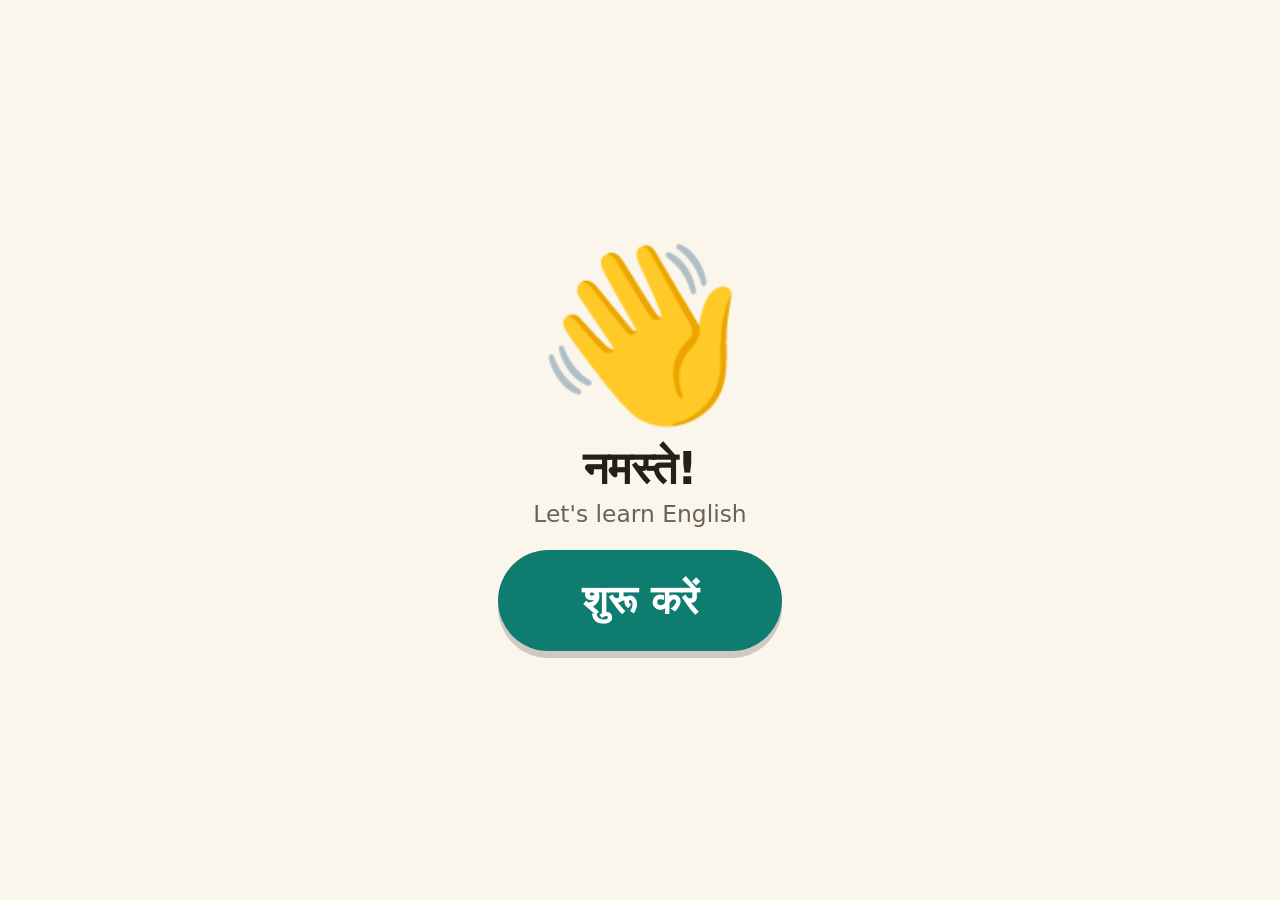
<file: index.html>
<!DOCTYPE html>
<html lang="en">
<head>
<meta charset="utf-8">
<meta name="viewport" content="width=device-width, initial-scale=1, maximum-scale=1, user-scalable=no, viewport-fit=cover">
<title>My English</title>
<meta name="description" content="A quiet, offline, ad-free way to learn English from Hindi.">
<meta name="theme-color" content="#0e7c6f">
<meta name="mobile-web-app-capable" content="yes">
<meta name="apple-mobile-web-app-capable" content="yes">
<meta name="apple-mobile-web-app-status-bar-style" content="default">
<meta name="apple-mobile-web-app-title" content="English">
<link rel="manifest" href="./manifest.webmanifest">
<link rel="icon" href="./icons/icon.svg" type="image/svg+xml">
<link rel="apple-touch-icon" href="./icons/icon-192.png">
<link rel="stylesheet" href="./css/app.css">
</head>
<body>
<div id="root"></div>
<script type="module" src="./js/app.js"></script>
</body>
</html>
</file>
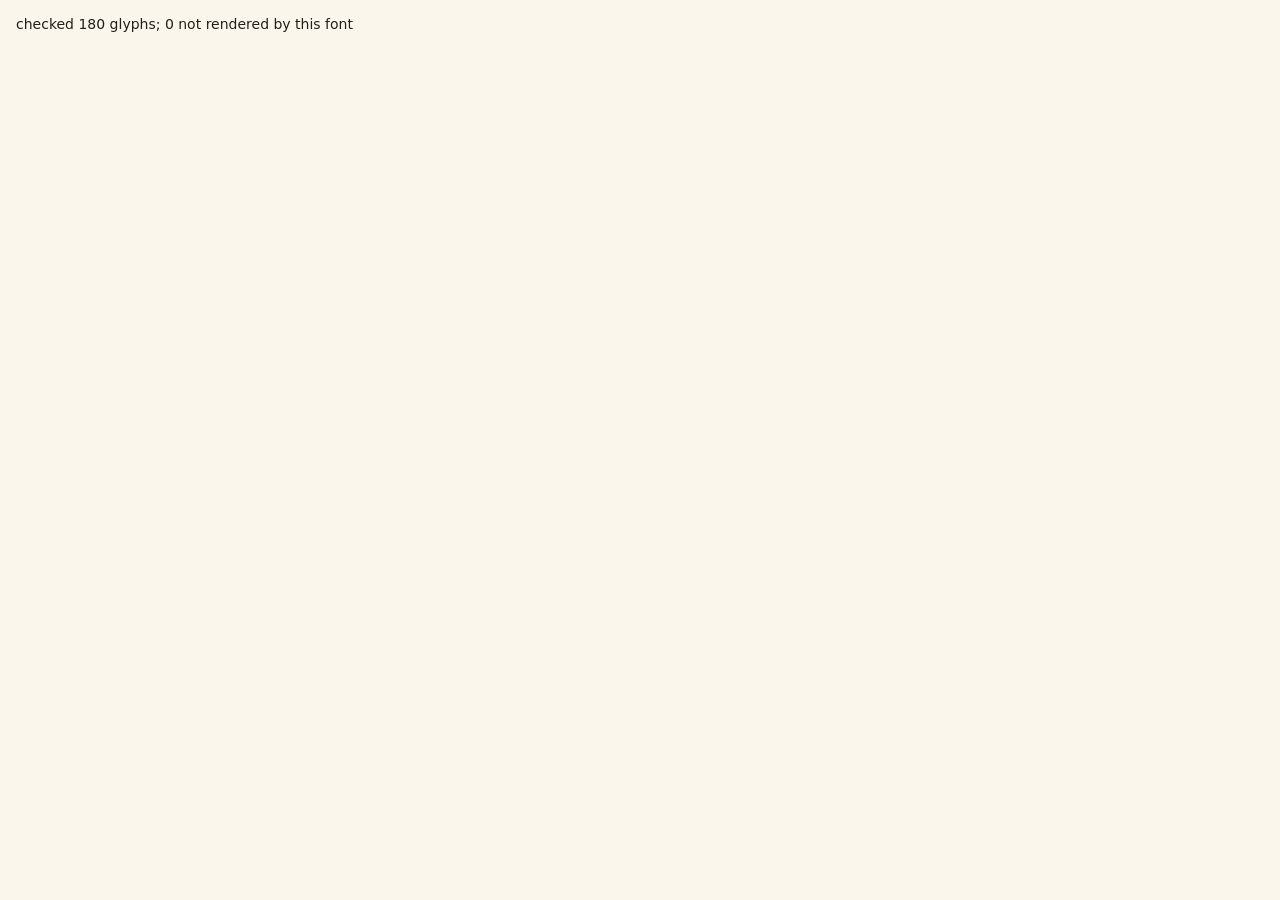
<file: tools/emoji-check.html>
<!DOCTYPE html>
<html lang="en"><head>
<meta charset="utf-8">
<title>Emoji coverage check</title>
<link rel="stylesheet" href="../css/app.css">
</head>
<body>
<div id="root" style="padding:16px;font:14px system-ui"></div>
<script type="module">
// Which glyphs actually render on THIS machine.
//
// The app is aimed at Windows 10, whose Segoe UI Emoji stops at Emoji 13, and
// at older Android. A glyph the font does not have renders as a "tofu" box -
// visible to a user, invisible to any test that only reads textContent. This
// draws every glyph the app can show and compares it against a codepoint no
// font defines; identical pixels mean nothing was drawn.
import { WORDS, PHRASES, CATEGORIES } from '../js/data.js';
import { buildSentences } from '../js/sentences.js';

const cv = document.createElement('canvas');
cv.width = 64; cv.height = 64;
const ctx = cv.getContext('2d', { willReadFrequently: true });
const FONT = '40px "Segoe UI Emoji","Apple Color Emoji","Noto Color Emoji",sans-serif';

function bitmap(text) {
  ctx.clearRect(0, 0, 64, 64);
  ctx.font = FONT;
  ctx.textBaseline = 'top';
  ctx.fillText(text, 4, 4);
  return ctx.getImageData(0, 0, 64, 64).data.join(',');
}

// U+10FFFF is a noncharacter: no font has a glyph, so this is what tofu looks like
const TOFU = bitmap(String.fromCodePoint(0x10FFFF));
const BLANK = bitmap(' ');

function supported(glyph) {
  const b = bitmap(glyph);
  return b !== TOFU && b !== BLANK;
}

// every glyph the app can put on screen
const glyphs = new Map();
const add = (g, where) => {
  if (!g) return;
  for (const ch of splitGlyphs(g)) {
    if (!glyphs.has(ch)) glyphs.set(ch, new Set());
    glyphs.get(ch).add(where);
  }
};
function splitGlyphs(s) {
  // keep ZWJ sequences and variation selectors together
  if (typeof Intl !== 'undefined' && Intl.Segmenter) {
    return [...new Intl.Segmenter().segment(s)].map((x) => x.segment);
  }
  return [...s];
}

for (const w of WORDS) add(w.emoji, `word ${w.id}`);
for (const c of CATEGORIES) add(c.emoji, `topic ${c.id}`);
for (const s of buildSentences(WORDS, { level: 6 })) add(s.icon, `sentence ${s.template}`);
// interface glyphs, gathered by hand from app.js
for (const g of ['🏠','⭐','🎉','✅','👋','🔊','👁️','🖼️','👂','🔤','💬','🗣️','💰',
                 '⏪','🔁','▶️','⏩','❌','❓','👨','👩','🤲','❤️','👉','🍽️','🥤','👀',
                 '👕','🧼','💵','🔓','🔒','🚶','🏃','→']) add(g, 'interface');

const missing = [];
for (const [g, where] of glyphs) {
  if (!supported(g)) missing.push({ g, cp: [...g].map((c) => 'U+' + c.codePointAt(0).toString(16).toUpperCase()).join(' '), where: [...where].slice(0, 3) });
}

window.report = () => ({
  font: FONT,
  checked: glyphs.size,
  missing: missing.map((m) => `${m.g} (${m.cp}) - ${m.where.join(', ')}`)
});

document.getElementById('root').textContent =
  `checked ${glyphs.size} glyphs; ${missing.length} not rendered by this font`;
</script>
</body></html>
</file>
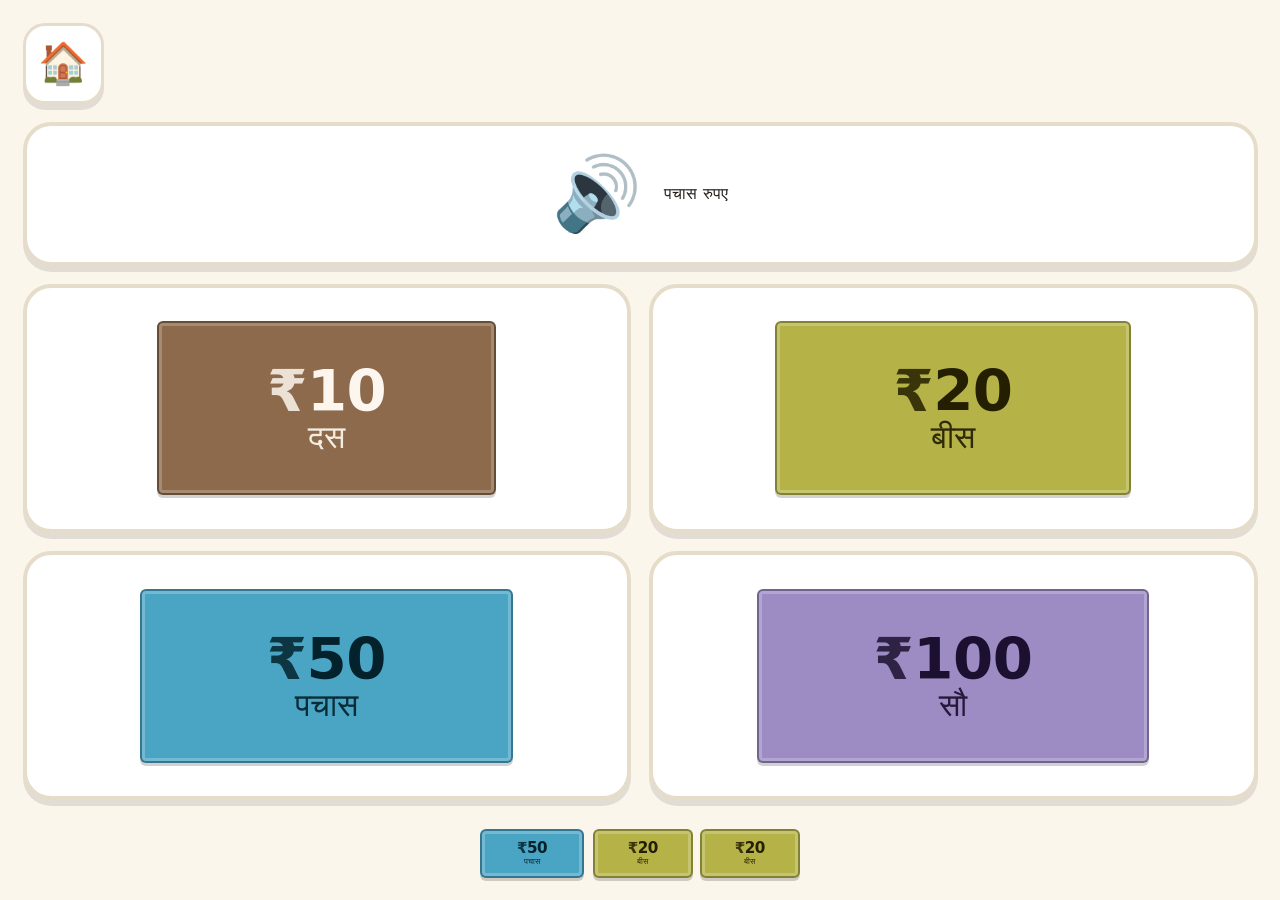
<file: tools/note-check.html>
<!DOCTYPE html>
<html lang="en"><head>
<meta charset="utf-8">
<meta name="viewport" content="width=device-width, initial-scale=1">
<title>Note layout check</title>
<link rel="stylesheet" href="../css/app.css">
</head>
<body>
<div id="root"></div>
<script type="module">
// A layout harness, not part of the app: it renders the money pictures in the
// exact DOM the quiz builds so their size can be measured against their tile
// without playing through a transaction to reach one.
import { NOTES, tender, hindiValue } from '../js/notes.js';

const el = (tag, props = {}, ...kids) => {
  const n = document.createElement(tag);
  for (const [k, v] of Object.entries(props)) {
    if (k === 'class') n.className = v; else if (k === 'text') n.textContent = v;
    else n.setAttribute(k, v);
  }
  for (const k of kids.flat()) if (k != null) n.append(k.nodeType ? k : document.createTextNode(String(k)));
  return n;
};

function noteNode(value, size) {
  const d = NOTES.find((n) => n.value === value);
  return el('div', {
    class: `rnote ${size === 'ico' ? 'rnote-ico' : 'rnote-pic'}`,
    style: `--bg:${d.bg};--ink:${d.ink};--mm:${d.mm};aspect-ratio:${d.mm}/63`
  },
    el('div', { class: 'rnote-val' }, el('span', { class: 'rnote-rupee', text: '\u20b9' }), String(value)),
    el('div', { class: 'rnote-hi hi', text: hindiValue(value) })
  );
}
function coinNode(value, size) {
  return el('div', { class: `rcoin ${size === 'ico' ? 'rcoin-ico' : 'rcoin-pic'}` },
    el('span', { class: 'rcoin-val', text: `\u20b9${value}` }));
}

const n = Number(new URLSearchParams(location.search).get('n') || 4);
const values = [10, 20, 50, 100, 200, 500].slice(0, n);

const screen = el('div', { class: 'screen' },
  el('div', { class: 'topbar' }, el('button', { class: 'home-btn emoji' }, '\u{1f3e0}')),
  el('div', { class: 'prompt' },
    el('div', { class: 'speaker emoji', text: '\u{1f50a}' }),
    el('div', { class: 'ask-hi hi', text: '\u092a\u091a\u093e\u0938 \u0930\u0941\u092a\u090f' })
  ),
  el('div', { class: `choices n${n} note-choices` },
    values.map((v) => el('button', { class: 'choice' }, noteNode(v, 'pic')))
  )
);
document.getElementById('root').append(screen);

// the tender strip, on the worst case the money mode can produce
const strip = el('div', { class: 'tender' });
for (const p of tender(Number(new URLSearchParams(location.search).get('t') || 90))) {
  strip.append(p.kind === 'note' ? noteNode(p.value, 'ico') : coinNode(p.value, 'ico'));
}
screen.append(strip);

window.measure = () => ({
  view: `${innerWidth}x${innerHeight}`,
  notes: [...document.querySelectorAll('.choice')].map((t) => {
    const nr = t.querySelector('.rnote').getBoundingClientRect();
    const tr = t.getBoundingClientRect();
    return {
      v: t.textContent.trim(),
      w: Math.round(nr.width), tileW: Math.round(tr.width),
      h: Math.round(nr.height), tileH: Math.round(tr.height),
      clipped: nr.width > tr.width + 1 || nr.height > tr.height + 1,
      // the failure that hid behind overflow:hidden - the words are taller
      // than the note they are printed on
      textClipped: t.querySelector('.rnote')
        ? t.querySelector('.rnote').scrollHeight - t.querySelector('.rnote').clientHeight
        : 0
    };
  }),
  tender: {
    pieces: strip.children.length,
    overflowsX: strip.scrollWidth > strip.clientWidth + 1,
    widths: [...strip.children].map((c) => Math.round(c.getBoundingClientRect().width))
  },
  bodyOverflowX: document.body.scrollWidth - innerWidth,
  bodyOverflowY: document.body.scrollHeight - innerHeight
});
</script>
</body></html>
</file>
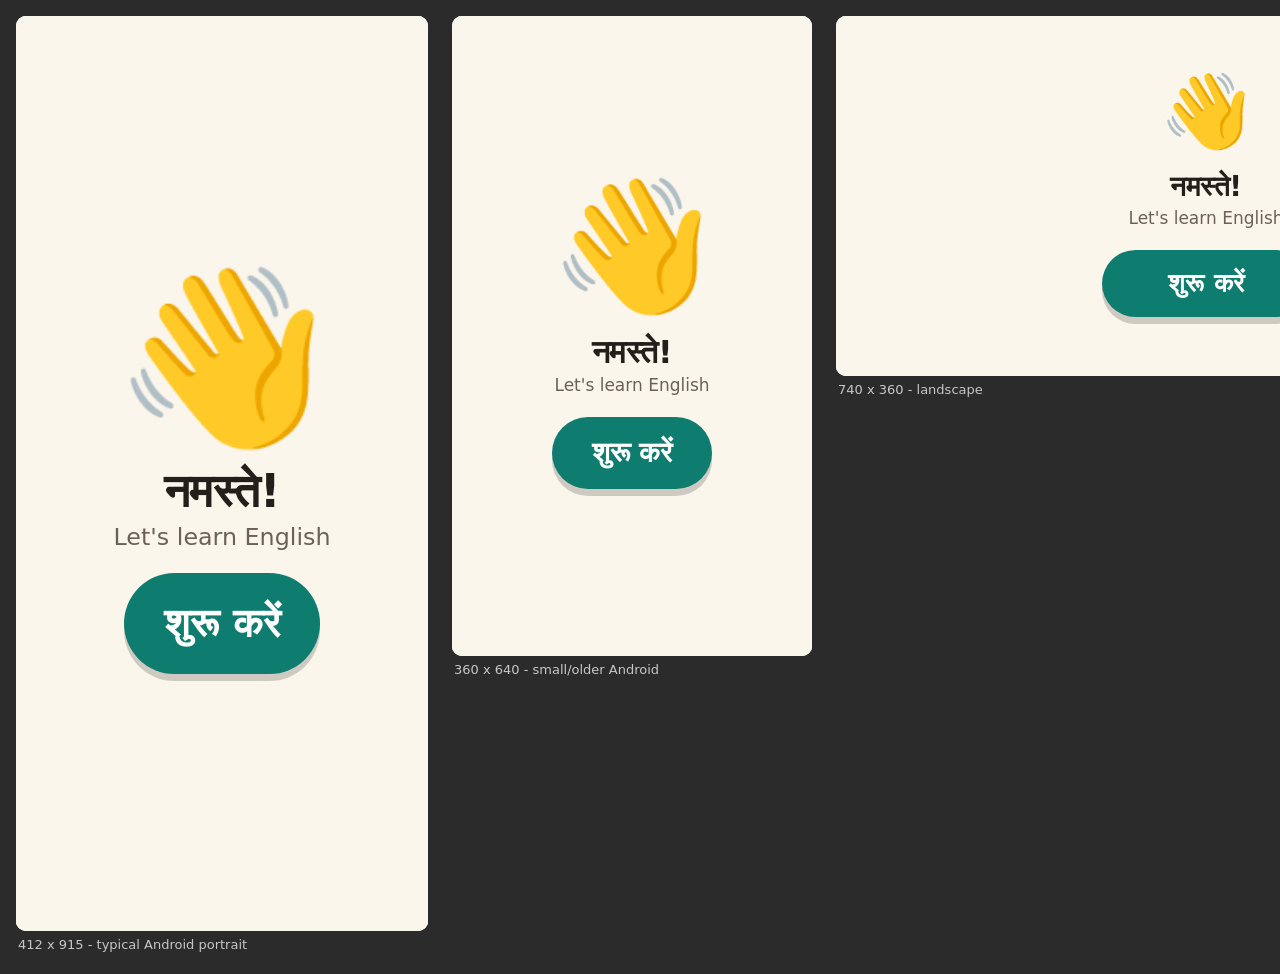
<file: tools/phone-preview.html>
<!DOCTYPE html>
<html lang="en">
<head>
<meta charset="utf-8">
<title>Phone preview</title>
<style>
  body { margin: 0; font: 13px system-ui, sans-serif; background: #2b2b2b; color: #eee;
         display: flex; gap: 24px; padding: 16px; align-items: flex-start; }
  figure { margin: 0; }
  figcaption { padding: 6px 2px; opacity: .8; }
  iframe { border: 0; background: #fff; border-radius: 10px; display: block; }
</style>
</head>
<body>
  <!--
    Dev-only. Inside an iframe, vh/vw/dvh resolve against the frame, so this is
    a real test of the layout at phone dimensions rather than a scaled picture.
    It does NOT test touch, device pixel ratio, system gesture bars or the
    device's speech voices - only the real handset can.
  -->
  <figure>
    <iframe src="../index.html?nosw" width="412" height="915"></iframe>
    <figcaption>412 x 915 - typical Android portrait</figcaption>
  </figure>
  <figure>
    <iframe src="../index.html?nosw" width="360" height="640"></iframe>
    <figcaption>360 x 640 - small/older Android</figcaption>
  </figure>
  <figure>
    <iframe src="../index.html?nosw" width="740" height="360"></iframe>
    <figcaption>740 x 360 - landscape</figcaption>
  </figure>
</body>
</html>
</file>
<file: css/app.css>
/* ---------------------------------------------------------------------------
   My English - app styles.
   Design rules that everything below serves:
     - one screen, one job, one obvious action
     - nothing tappable that is not part of the lesson
     - large targets (nothing under 72px), calm colours, no flashing
     - no scrolling on learner screens; nothing can be swiped away by accident
--------------------------------------------------------------------------- */

:root {
  --bg: #fbf6ec;
  --surface: #ffffff;
  --ink: #241f1a;
  --ink-soft: #6b6157;
  --line: #e6dcca;

  --teal: #0e7c6f;
  --teal-dark: #0a5d53;
  --amber: #e08a2e;
  --plum: #7a4fa3;
  --rose: #c8496b;
  --green: #2f9e50;

  --radius: 28px;
  --shadow: 0 6px 0 rgba(0, 0, 0, 0.10);
  --font: 'Segoe UI', system-ui, -apple-system, 'Noto Sans', sans-serif;
  --font-hi: 'Nirmala UI', 'Noto Sans Devanagari', 'Mangal', var(--font);
  --font-emoji: 'Segoe UI Emoji', 'Noto Color Emoji', 'Apple Color Emoji', sans-serif;
}

* {
  box-sizing: border-box;
  -webkit-tap-highlight-color: transparent;
}

html,
body {
  margin: 0;
  padding: 0;
  height: 100%;
  overflow: hidden;
  overscroll-behavior: none;
  background: var(--bg);
  color: var(--ink);
  font-family: var(--font);
  /* Nothing on a learner screen should be selectable, draggable or zoomable. */
  user-select: none;
  -webkit-user-select: none;
  -webkit-touch-callout: none;
  touch-action: manipulation;
}

#root {
  height: 100dvh;
  width: 100vw;
  display: flex;
  flex-direction: column;
  padding: env(safe-area-inset-top) env(safe-area-inset-right)
           env(safe-area-inset-bottom) env(safe-area-inset-left);
}

button {
  font-family: inherit;
  border: none;
  background: none;
  color: inherit;
  cursor: pointer;
  padding: 0;
}

.emoji {
  font-family: var(--font-emoji);
  line-height: 1;
}

.hi {
  font-family: var(--font-hi);
}

/* --- screen shell -------------------------------------------------------- */

.screen {
  flex: 1;
  min-height: 0;
  display: flex;
  flex-direction: column;
  gap: clamp(10px, 2vh, 20px);
  padding: clamp(12px, 2.5vh, 24px);
}

.topbar {
  display: flex;
  align-items: center;
  gap: 14px;
  flex: 0 0 auto;
}

.home-btn {
  width: clamp(64px, 9vh, 88px);
  height: clamp(64px, 9vh, 88px);
  flex: 0 0 auto;
  border-radius: 22px;
  background: var(--surface);
  border: 3px solid var(--line);
  box-shadow: var(--shadow);
  display: grid;
  place-items: center;
  font-size: clamp(30px, 4.5vh, 42px);
  transition: transform 0.08s ease;
}

.home-btn:active {
  transform: translateY(4px);
  box-shadow: 0 2px 0 rgba(0, 0, 0, 0.1);
}

/* Star strip: pure feedback, never interactive, never a way to lose. */
.stars {
  flex: 1;
  display: flex;
  gap: clamp(4px, 1vw, 10px);
  align-items: center;
  justify-content: flex-end;
  pointer-events: none;
  min-width: 0;
  overflow: hidden;
  /* Ten stars plus the home button must fit the narrowest phone, so the width
     of the screen caps the size as well as its height. */
  font-size: min(clamp(18px, 3.4vh, 34px), 4.2vw);
}

.stars span {
  opacity: 0.22;
  transition: opacity 0.25s ease, transform 0.25s ease;
}

.stars span.on {
  opacity: 1;
  transform: scale(1.12);
}

/* --- home ---------------------------------------------------------------- */

.home {
  justify-content: center;
  gap: clamp(14px, 3vh, 28px);
}

.home-title {
  text-align: center;
  flex: 0 0 auto;
}

.home-title .big {
  font-size: clamp(28px, 5vh, 46px);
  font-weight: 800;
  letter-spacing: -0.5px;
}

.home-title .sub {
  font-size: clamp(17px, 2.6vh, 24px);
  color: var(--ink-soft);
  margin-top: 4px;
}

.tiles {
  flex: 1;
  min-height: 0;
  display: grid;
  grid-template-columns: 1fr 1fr;
  gap: clamp(12px, 2.4vh, 22px);
}

.tile {
  border-radius: var(--radius);
  color: #fff;
  display: flex;
  flex-direction: column;
  align-items: center;
  justify-content: center;
  gap: clamp(4px, 1.2vh, 12px);
  box-shadow: 0 7px 0 rgba(0, 0, 0, 0.16);
  transition: transform 0.08s ease, box-shadow 0.08s ease;
  padding: 10px;
  min-height: 108px;
}

.tile:active {
  transform: translateY(5px);
  box-shadow: 0 2px 0 rgba(0, 0, 0, 0.16);
}

.tile .ico {
  font-size: clamp(38px, 8vh, 76px);
}

.tile .lab-hi {
  font-family: var(--font-hi);
  font-size: clamp(20px, 3.4vh, 34px);
  font-weight: 700;
}

.tile .lab-en {
  font-size: clamp(13px, 1.9vh, 19px);
  opacity: 0.9;
  letter-spacing: 0.4px;
}

.t-words   { background: var(--teal); }
.t-listen  { background: var(--amber); }
.t-read    { background: var(--plum); }
.t-phrases { background: var(--rose); }
.t-sentences { background: var(--teal-dark); }
.t-money { background: #8a5a2b; }

/* An odd number of tiles would leave a hole, so the last one spans instead. */
.tiles .tile:last-child:nth-child(odd) { grid-column: 1 / -1; }

/* The written-down corner code. Inert by design: pointer-events off means it
   can never open the panel by being tapped, and never eats a corner tap that
   lands on top of it. */
.hint {
  flex: 0 0 auto;
  text-align: center;
  pointer-events: none;
  user-select: none;
  -webkit-user-select: none;
  color: var(--ink-soft);
  opacity: 0.62;
  line-height: 1.35;
  padding: 0 6px;
}

.hint-label {
  font-size: clamp(10px, 1.4vh, 12px);
  font-weight: 700;
  letter-spacing: 0.8px;
  text-transform: uppercase;
}

.hint-steps {
  font-size: clamp(11px, 1.5vh, 13px);
}

.hint-steps b {
  font-weight: 600;
  white-space: nowrap;
}

/* Invisible caregiver corners. No hover, no cursor, no visual trace: a stray
   tap here must produce nothing at all. */
.corner {
  position: fixed;
  width: 60px;
  height: 60px;
  z-index: 40;
  background: transparent;
  cursor: default;
}

/* The bottom two must clear the system gesture strip on Android, which would
   otherwise swallow the tap - but they are STRETCHED down to the real edge
   rather than lifted off it. Lifting them left a 24px dead strip along the
   bottom of the screen, and on a desktop that is exactly where the pointer
   goes: a mouse is aimed at the corner itself, which is an infinitely large
   target, so the click landed on the page and silently reset the sequence.
   A finger taps approximately and lands inside the box, which is why this only
   ever failed with a mouse.

   Extending downward costs nothing on Android: the gesture bar still takes the
   taps inside its own strip, and everything above it lands as before. */
.corner { bottom: auto; }
.corner.tl { top: 0; left: 0; }
.corner.tr { top: 0; right: 0; }
.corner.bl,
.corner.br {
  top: auto;
  bottom: 0;
  height: calc(env(safe-area-inset-bottom) + 84px);
}
.corner.bl { left: 0; }
.corner.br { right: 0; }

/* --- category grid ------------------------------------------------------- */

.grid-cats {
  flex: 1;
  min-height: 0;
  display: grid;
  grid-template-columns: repeat(auto-fit, minmax(clamp(120px, 26vw, 200px), 1fr));
  grid-auto-rows: 1fr;
  gap: clamp(10px, 1.8vh, 18px);
}

.cat {
  border-radius: 22px;
  background: var(--surface);
  border: 3px solid var(--line);
  box-shadow: var(--shadow);
  display: flex;
  flex-direction: column;
  align-items: center;
  justify-content: center;
  gap: 6px;
  min-height: 92px;
  transition: transform 0.08s ease;
}

.cat:active {
  transform: translateY(4px);
}

.cat .ico { font-size: clamp(30px, 5.4vh, 52px); }
.cat .lab-hi { font-family: var(--font-hi); font-size: clamp(16px, 2.4vh, 24px); font-weight: 700; }
.cat .lab-en { font-size: clamp(12px, 1.6vh, 16px); color: var(--ink-soft); }

/* --- word / phrase card -------------------------------------------------- */

.card {
  flex: 1;
  min-height: 0;
  border-radius: var(--radius);
  background: var(--surface);
  border: 4px solid var(--line);
  box-shadow: var(--shadow);
  display: flex;
  flex-direction: column;
  align-items: center;
  justify-content: center;
  gap: clamp(6px, 1.6vh, 18px);
  padding: clamp(10px, 2vh, 24px);
  text-align: center;
  transition: transform 0.09s ease;
}

.card:active { transform: scale(0.99); }

.card .pic {
  font-size: clamp(64px, 22vh, 190px);
}

.card .pic-swatch {
  width: clamp(90px, 20vh, 180px);
  height: clamp(90px, 20vh, 180px);
  border-radius: 50%;
  border: 5px solid rgba(0, 0, 0, 0.14);
}

.card .pic-num {
  font-size: clamp(80px, 24vh, 200px);
  font-weight: 800;
  color: var(--teal);
  line-height: 1;
}

.card .word-en {
  font-size: clamp(34px, 7vh, 74px);
  font-weight: 800;
  letter-spacing: 0.5px;
}

.card .word-en.phrase {
  font-size: clamp(24px, 4.6vh, 48px);
  line-height: 1.2;
}

.card .word-hi {
  font-family: var(--font-hi);
  font-size: clamp(24px, 4.4vh, 46px);
  color: var(--teal-dark);
  font-weight: 600;
}

.card .word-hi.phrase {
  font-size: clamp(19px, 3.2vh, 34px);
}

.sent-pic {
  display: flex;
  align-items: center;
  justify-content: center;
  gap: clamp(4px, 1.4vw, 16px);
  min-width: 0;
  max-width: 100%;
}

/* The verb reads as a modifier of the object, so it sits smaller - but sized
   explicitly, never in em. `.verb` and `.pic`/`.ico` sit on the same element
   and have equal specificity, so a relative size here resolves against the
   inherited body size and collapses the glyph to ~10px. */
/* A verb glyph may be two emoji (👀⏪). They must read as one unit, so they
   never wrap - the sizes below keep the pair inside a choice tile. */
.sent-pic .verb { opacity: 0.9; white-space: nowrap; }

/* Noun sizes. Width caps the size as well as height, so two pictures always fit
   one tile on a narrow phone. */
.card .sent-pic .pic          { font-size: min(clamp(64px, 22vh, 190px), 34vw); }
.choice .sent-pic .ico        { font-size: min(clamp(34px, 11vh, 100px), 17vw); }
.choices.n3 .sent-pic .ico    { font-size: min(clamp(26px, 8vh, 74px), 11vw); }

/* Verb sizes. These MUST come after the noun rules: `.verb` and `.pic`/`.ico`
   sit on the same element with equal specificity, so source order decides, and
   the verb is meant to read as the smaller modifier. Sizes are absolute, never
   em - a relative size resolves against the inherited body size and collapses
   the glyph to about 10px. */
.card .sent-pic .verb         { font-size: min(clamp(32px, 11vh, 96px), 16vw); }

/* Sized by how many glyphs are in the icon, because they sit side by side and
   an emoji renders about a third wider than its font size. Two glyphs plus the
   object already fills a 360px phone; three overflowed it.

   ORDER MATTERS, exactly as it does above: the verb span is class
   "emoji pic verb", so .pic and .verb both match it at equal specificity and
   whichever is written last wins. The object rules go first and the verb rule
   last, or the verb gets sized like an object and runs off the screen - which
   is the failure these rules were added to fix. */
.card .sent-pic.g2 .pic       { font-size: min(clamp(52px, 18vh, 158px), 30vw); }
.card .sent-pic.g2 .pic-num   { font-size: min(clamp(52px, 18vh, 158px), 30vw); }
.card .sent-pic.g2 .pic-swatch { width: 30vw; height: 30vw; }
.card .sent-pic.g2 .verb      { font-size: min(clamp(26px, 9vh, 76px), 13vw); }

.card .sent-pic.g3 .pic       { font-size: min(clamp(44px, 15vh, 130px), 24vw); }
.card .sent-pic.g3 .pic-num   { font-size: min(clamp(44px, 15vh, 130px), 24vw); }
.card .sent-pic.g3 .pic-swatch { width: 24vw; height: 24vw; }
.card .sent-pic.g3 .verb      { font-size: min(clamp(20px, 7vh, 58px), 9.5vw); }
.choice .sent-pic .verb       { font-size: min(clamp(18px, 5.5vh, 52px), 7vw); }
.choices.n3 .sent-pic .verb   { font-size: min(clamp(14px, 4vh, 36px), 4.6vw); }

.shop-item {
  display: flex;
  align-items: center;
  justify-content: center;
  gap: clamp(10px, 3vw, 32px);
}

.price {
  display: flex;
  flex-direction: column;
  align-items: center;
  line-height: 1;
}

.price .rupee { font-size: clamp(16px, 2.4vh, 26px); color: var(--ink-soft); }
.price .amount { font-size: min(clamp(44px, 12vh, 110px), 20vw); font-weight: 800; color: var(--teal-dark); }
.price .amount-hi { font-size: clamp(15px, 2.2vh, 24px); color: var(--ink-soft); margin-top: 4px; }

/* The arithmetic, shown plainly above the choices. */
.sum {
  flex: 0 0 auto;
  text-align: center;
  font-size: clamp(26px, 4.6vh, 48px);
  font-weight: 800;
  color: var(--ink-soft);
  letter-spacing: 2px;
}

.money-ask { flex: 0 0 auto; padding: clamp(10px, 2vh, 20px); }
.money-ask .ask-en {
  font-size: clamp(20px, 3.4vh, 36px);
  font-weight: 800;
  text-align: center;
}
.money-ask .ask-hi {
  font-size: clamp(17px, 2.8vh, 30px);
  color: var(--teal-dark);
  text-align: center;
  margin-top: 4px;
}

/* The item picture shares the card with two lines of text, so it cannot claim
   the same height it does on a plain word card. */
.money-card .pic { font-size: min(clamp(48px, 14vh, 130px), 26vw); }

.num-choices .price .amount { font-size: min(clamp(34px, 9vh, 76px), 14vw); }
.num-choices .price .amount-hi { font-size: clamp(13px, 1.8vh, 20px); }

.hidden-en {
  border: 3px dashed var(--line);
  border-radius: 18px;
  padding: clamp(8px, 1.8vh, 18px) clamp(28px, 8vw, 64px);
  font-size: clamp(26px, 4.6vh, 48px);
  opacity: 0.55;
}

.act-reveal { background: var(--plum); }

/* Two clauses means four glyphs, so everything shrinks to fit one line. */
.sent-pic.two { gap: clamp(2px, 0.8vw, 10px); flex-wrap: nowrap; }
.card .sent-pic.two .verb { font-size: min(clamp(20px, 6vh, 54px), 9vw); }
.card .sent-pic.two .pic  { font-size: min(clamp(30px, 9vh, 84px), 14vw); }

.card .example {
  margin-top: clamp(4px, 1.4vh, 14px);
  padding-top: clamp(6px, 1.4vh, 14px);
  border-top: 3px solid var(--line);
  width: min(92%, 760px);
  display: flex;
  flex-direction: column;
  gap: 4px;
}

.card .ex-en {
  font-size: clamp(17px, 2.8vh, 30px);
  font-weight: 600;
  color: var(--ink);
}

.card .ex-hi {
  font-size: clamp(15px, 2.4vh, 26px);
  color: var(--ink-soft);
}

/* --- action row ---------------------------------------------------------- */

.actions {
  flex: 0 0 auto;
  display: flex;
  gap: clamp(10px, 2vw, 18px);
}

.act {
  flex: 1;
  min-height: clamp(76px, 11vh, 104px);
  border-radius: 22px;
  display: flex;
  align-items: center;
  justify-content: center;
  gap: 10px;
  font-size: clamp(20px, 3vh, 30px);
  font-weight: 700;
  color: #fff;
  box-shadow: 0 6px 0 rgba(0, 0, 0, 0.16);
  transition: transform 0.08s ease, box-shadow 0.08s ease;
}

.act:active {
  transform: translateY(4px);
  box-shadow: 0 2px 0 rgba(0, 0, 0, 0.16);
}

.act .ico { font-size: clamp(24px, 3.6vh, 36px); }

/* A typographic arrow stays crisp and large; the emoji arrow renders as a
   small boxed glyph on Windows. */
.act .arrow {
  font-size: clamp(34px, 5.4vh, 52px);
  font-weight: 700;
  line-height: 1;
}
.act-hear { background: var(--teal); }
.act-hindi { background: var(--amber); font-family: var(--font-hi); }
.act-next { background: var(--green); flex: 1.3; }

/* --- quiz ---------------------------------------------------------------- */

.prompt {
  flex: 0 0 auto;
  border-radius: var(--radius);
  background: var(--surface);
  border: 4px solid var(--line);
  box-shadow: var(--shadow);
  min-height: clamp(96px, 16vh, 170px);
  display: flex;
  align-items: center;
  justify-content: center;
  gap: clamp(10px, 2vw, 22px);
  padding: 12px 18px;
  transition: transform 0.09s ease;
}

.prompt:active { transform: scale(0.99); }

.prompt .speaker { font-size: clamp(40px, 8vh, 76px); }

.prompt .read-word {
  font-size: clamp(38px, 8vh, 82px);
  font-weight: 800;
  letter-spacing: 1px;
}

/* --- building a sentence -------------------------------------------------- */

.build-prompt {
  flex-direction: column;
  gap: clamp(4px, 1.2vh, 12px);
  min-height: 0;
  padding: 10px 14px;
}

.build-prompt .sent-pic .ico  { font-size: clamp(28px, 6vh, 56px); }
.build-prompt .sent-pic .verb { font-size: clamp(20px, 4.4vh, 42px); }
.build-prompt .sent-pic .num  { font-size: clamp(28px, 6vh, 56px); }
.build-prompt .sent-pic .swatch {
  width: clamp(28px, 6vh, 56px);
  height: clamp(28px, 6vh, 56px);
}

.build-hi {
  font-size: clamp(19px, 3.4vh, 34px);
  font-weight: 700;
  text-align: center;
  line-height: 1.3;
}

/* The line being built. Empty slots are drawn from the start so the length of
   the answer is visible - it is a sentence, not an open-ended pile. */
.build-line {
  flex: 0 0 auto;
  display: flex;
  flex-wrap: wrap;
  align-items: center;
  justify-content: center;
  gap: clamp(5px, 1.4vw, 10px);
  min-height: clamp(48px, 8vh, 76px);
  padding: clamp(6px, 1.4vh, 12px);
  border-radius: var(--radius);
  background: var(--surface);
  border: 4px dashed var(--line);
}

.build-word,
.build-slot {
  display: inline-flex;
  align-items: center;
  justify-content: center;
  min-height: clamp(34px, 5.4vh, 52px);
  border-radius: 10px;
  font-size: clamp(17px, 3vh, 30px);
  font-weight: 700;
}

.build-word {
  padding: 4px clamp(8px, 2vw, 16px);
  background: var(--teal);
  color: #fff;
  box-shadow: 0 3px 0 rgba(0, 0, 0, 0.16);
}

.build-slot {
  width: clamp(38px, 9vw, 62px);
  background: rgba(0, 0, 0, 0.05);
  border: 2px dashed var(--line);
}

.build-tray {
  flex: 1;
  min-height: 0;
  display: flex;
  flex-wrap: wrap;
  align-content: center;
  justify-content: center;
  gap: clamp(7px, 1.8vw, 14px);
  padding: clamp(4px, 1.4vh, 14px) 0;
}

/* Big enough to hit without aiming: the tap target is the point, not density. */
.build-tile {
  padding: clamp(8px, 1.6vh, 16px) clamp(12px, 3vw, 24px);
  border-radius: 14px;
  background: var(--surface);
  border: 4px solid var(--line);
  box-shadow: var(--shadow);
  font-size: clamp(18px, 3.2vh, 32px);
  font-weight: 700;
  min-height: 48px;
  transition: transform 0.09s ease, border-color 0.15s ease, background 0.15s ease;
}

.build-tile:active { transform: translateY(4px); }

.build-tile.wrong {
  border-color: var(--rose);
  background: #fdeef1;
}

.build-actions { justify-content: center; gap: clamp(12px, 4vw, 30px); }

/* Export buttons: two side by side, stacking on a narrow phone. */
.export-row {
  display: flex;
  flex-wrap: wrap;
  gap: 10px;
  margin-top: 14px;
}

.export-row .btn { flex: 1 1 190px; }

.admin input[type='text'] {
  font-size: 16px;
  min-height: 40px;
  max-width: 58%;
  padding: 6px 10px;
  border: 2px solid var(--line);
  border-radius: 10px;
  background: var(--surface);
}

/* --- rupee notes ---------------------------------------------------------- */

/* Drawn, not photographed. The two things that carry the recognition are the
   colour and the length, and both are real: the aspect ratio comes from the
   note's actual millimetres, so a 500 is visibly longer than a 10. */
.rnote {
  background: var(--bg);
  color: var(--ink);
  border-radius: 6px;
  border: 2px solid rgba(0, 0, 0, 0.28);
  box-shadow: 0 3px 0 rgba(0, 0, 0, 0.18), inset 0 0 0 3px rgba(255, 255, 255, 0.22);
  display: flex;
  flex-direction: column;
  align-items: center;
  justify-content: center;
  /* No gap: on the fallback sizing path the two lines plus a 2px gap were
     exactly 2px taller than the note. The line boxes already separate them. */
  gap: 0;
  flex: 0 0 auto;
  overflow: hidden;
}

/* Sized by WIDTH, not height. A note is much wider than it is tall, so
   choosing the height first pushes the width past the tile - which
   `overflow: hidden` on .choice then quietly clips instead of reporting.
   Width is taken as a share of the tile scaled by the note's real length, so
   the ₹500 fills the tile and every other note is shorter in true
   proportion; the aspect ratio supplies the height. */
.rnote-ico { height: clamp(30px, 5.4vh, 50px); }

.rnote-pic {
  width: calc(var(--mm) / 150 * 88%);
  max-width: calc(var(--mm) / 150 * min(88%, 46vh));
  height: auto;
}

.rnote-val {
  font-weight: 800;
  line-height: 1;
  letter-spacing: -0.5px;
}

.rnote-rupee { font-weight: 700; opacity: 0.85; }

.rnote-hi { line-height: 1; opacity: 0.92; }

/* The text has to be sized off the NOTE, not off the viewport.
   The note's height comes from its tile's width via the aspect ratio, and the
   type was sized in vh - two quantities with nothing to do with each other, so
   on a tall narrow phone the words were half again taller than the box holding
   them and `overflow: hidden` swallowed the difference in silence.

   cqh is a percentage of the note's own height, which is exactly the right
   unit. The vw values above it are the fallback for browsers without container
   queries, and are deliberately sized for the tightest case - the three-across
   grid - so they are safe everywhere rather than optimal anywhere. */
.rnote { container-type: size; }

.rnote-ico .rnote-val { font-size: min(clamp(10px, 2.4vh, 22px), 4vw); }
.rnote-ico .rnote-hi  { font-size: min(clamp(7px, 1.4vh, 13px), 2.4vw); }
.rnote-pic .rnote-val { font-size: min(clamp(12px, 5.4vh, 54px), 4.8vw); }
.rnote-pic .rnote-hi  { font-size: min(clamp(7px, 2.4vh, 24px), 2.1vw); }

.rnote-ico .rnote-val { font-size: 34cqh; }
.rnote-ico .rnote-hi  { font-size: 19cqh; }
.rnote-pic .rnote-val { font-size: 34cqh; }
.rnote-pic .rnote-hi  { font-size: 19cqh; }

/* A photograph fills the same box the drawing would have occupied, cropped to
   the note's real proportions. Layout is therefore identical whether a note is
   drawn or photographed, and every size measured for the drawings still holds. */
.rnote-photo { padding: 0; }

/* `contain`, not `cover`. The box is the note's real proportions, but a
   photograph rarely is - a scan with a margin round it is wider than 123:63 -
   and `cover` fills the box by cropping the overflow, which takes the ends off
   the note: exactly the part with the denomination printed on it. `contain`
   fits the whole note inside and leaves a band of the drawn note's colour
   behind it, which reads as a mount rather than a mistake. */
.rnote-photo img {
  width: 100%;
  height: 100%;
  object-fit: contain;
  display: block;
}

.rcoin {
  border-radius: 50%;
  background: radial-gradient(circle at 34% 30%, #e8e4dc, #a9a49a 72%, #8c877d);
  border: 2px solid rgba(0, 0, 0, 0.3);
  color: #2a2723;
  display: grid;
  place-items: center;
  flex: 0 0 auto;
  aspect-ratio: 1;
  box-shadow: 0 3px 0 rgba(0, 0, 0, 0.16);
}

.rcoin-ico { height: clamp(24px, 4.2vh, 40px); }
.rcoin-pic { height: clamp(48px, 10vh, 96px); }
.rcoin-ico .rcoin-val { font-size: clamp(10px, 1.8vh, 17px); font-weight: 800; }
.rcoin-pic .rcoin-val { font-size: clamp(18px, 4vh, 38px); font-weight: 800; }

/* The money laid out in a hand. Wraps rather than scrolls: ₹50 as five tens
   is five pieces, and they must all stay visible to be counted. */
.tender {
  display: flex;
  flex-wrap: wrap;
  justify-content: center;
  align-items: center;
  gap: clamp(3px, 1vw, 8px);
  margin-top: clamp(4px, 1.2vh, 12px);
  max-width: 100%;
}

/* A note is wide, so its tile needs the room a square picture does not. */
.note-choices .choice { padding: 6px; }

/* --- "when?" question ----------------------------------------------------- */

/* The prompt carries the speaker AND the picture, so the picture has to be
   held to a size that leaves the speaker recognisable next to it. */
.when-prompt .sent-pic .ico { font-size: clamp(30px, 6.5vh, 62px); }
.when-prompt .sent-pic .verb { font-size: clamp(22px, 5vh, 46px); }
.when-prompt .sent-pic .num  { font-size: clamp(30px, 6.5vh, 62px); }
.when-prompt .sent-pic .swatch {
  width: clamp(30px, 6.5vh, 62px);
  height: clamp(30px, 6.5vh, 62px);
}

/* A time tile is a glyph over two labels. The Hindi is the one that teaches
   it - बीता कल and आने वाला कल are the only unambiguous way to say which कल
   is meant - so it is the larger of the two. */
.time-choice {
  display: flex;
  flex-direction: column;
  align-items: center;
  justify-content: center;
  gap: clamp(1px, 0.5vh, 5px);
  padding: 8px 6px;
  text-align: center;
}

.time-choice .time-ico {
  font-size: clamp(26px, 6.5vh, 62px);
  line-height: 1.1;
}

.time-choice .time-hi {
  font-size: clamp(15px, 2.9vh, 30px);
  font-weight: 700;
  line-height: 1.15;
}

.time-choice .time-en {
  font-size: clamp(11px, 1.9vh, 18px);
  color: var(--ink-soft);
  line-height: 1.15;
}

/* Four times on a narrow phone: two rows of two, and the labels shrink rather
   than the tile growing a scrollbar. */
.choices.n4.time-choices .time-choice .time-hi { font-size: clamp(14px, 2.4vh, 26px); }
.choices.n4.time-choices .time-choice .time-ico { font-size: clamp(22px, 5vh, 50px); }
.choices.n3.time-choices .time-choice .time-hi { font-size: clamp(13px, 2.3vh, 24px); }
.choices.n3.time-choices .time-choice .time-en { font-size: clamp(10px, 1.6vh, 15px); }

.choices {
  flex: 1;
  min-height: 0;
  min-width: 0;
  display: grid;
  gap: clamp(10px, 2vh, 18px);
}

.choices.n2 { grid-template-columns: 1fr 1fr; }
.choices.n3 { grid-template-columns: repeat(3, 1fr); }
.choices.n4 { grid-template-columns: 1fr 1fr; grid-template-rows: 1fr 1fr; }

.choice {
  min-width: 0;
  overflow: hidden;
  border-radius: var(--radius);
  background: var(--surface);
  border: 4px solid var(--line);
  box-shadow: var(--shadow);
  display: grid;
  place-items: center;
  min-height: 92px;
  transition: transform 0.09s ease, border-color 0.15s ease, background 0.15s ease;
}

.choice:active { transform: translateY(4px); }

.choice .ico { font-size: clamp(46px, 13vh, 118px); }

.choice .swatch {
  width: clamp(58px, 12vh, 120px);
  height: clamp(58px, 12vh, 120px);
  border-radius: 50%;
  border: 5px solid rgba(0, 0, 0, 0.14);
}

.choice .num {
  font-size: clamp(52px, 14vh, 130px);
  font-weight: 800;
  color: var(--teal);
}

.choice.right {
  border-color: var(--green);
  background: #eafaee;
}

.choice.wrong {
  animation: shake 0.4s ease;
  border-color: #e3c6c6;
}

@keyframes shake {
  0%, 100% { transform: translateX(0); }
  20% { transform: translateX(-9px); }
  40% { transform: translateX(9px); }
  60% { transform: translateX(-5px); }
  80% { transform: translateX(5px); }
}

/* --- overlays ------------------------------------------------------------ */

.overlay {
  position: fixed;
  inset: 0;
  z-index: 60;
  display: grid;
  place-items: center;
  background: rgba(251, 246, 236, 0.92);
  animation: pop 0.25s ease;
}

.overlay .mark {
  font-size: clamp(90px, 26vh, 220px);
}

.overlay .msg {
  font-family: var(--font-hi);
  font-size: clamp(28px, 5vh, 52px);
  font-weight: 800;
  color: var(--green);
  text-align: center;
}

@keyframes pop {
  from { opacity: 0; transform: scale(0.9); }
  to { opacity: 1; transform: scale(1); }
}

/* Start gate: satisfies the browser's "speech needs a gesture" rule. */
.gate {
  flex: 1;
  display: flex;
  flex-direction: column;
  align-items: center;
  justify-content: center;
  gap: 22px;
  text-align: center;
  padding: 24px;
}

.gate .big-emoji { font-size: clamp(72px, 20vh, 170px); }

.gate .go {
  background: var(--teal);
  color: #fff;
  border-radius: 999px;
  padding: clamp(18px, 3vh, 30px) clamp(40px, 9vw, 84px);
  font-size: clamp(26px, 4.4vh, 44px);
  font-weight: 800;
  font-family: var(--font-hi);
  box-shadow: 0 7px 0 rgba(0, 0, 0, 0.18);
}

.gate .go:active { transform: translateY(5px); box-shadow: 0 2px 0 rgba(0, 0, 0, 0.18); }

/* --- caregiver panel (adults only; never reached by accident) ------------ */

.admin {
  flex: 1 1 auto;
  min-height: 0;
  overflow-y: auto;
  overscroll-behavior: contain;
  -webkit-overflow-scrolling: touch;
  touch-action: pan-y;
  user-select: text;
  -webkit-user-select: text;
  gap: 18px;
}

.admin h1 {
  font-size: 26px;
  margin: 0;
}

.admin h2 {
  font-size: 16px;
  text-transform: uppercase;
  letter-spacing: 1.2px;
  color: var(--ink-soft);
  margin: 18px 0 6px;
}

.admin .panel {
  background: var(--surface);
  border: 2px solid var(--line);
  border-radius: 16px;
  padding: 16px;
}

.admin .row {
  display: flex;
  align-items: center;
  justify-content: space-between;
  gap: 14px;
  padding: 10px 0;
  border-bottom: 1px solid var(--line);
  font-size: 17px;
}

.admin .row:last-child { border-bottom: none; }

.admin select,
.admin input[type='range'] {
  font-size: 16px;
  min-height: 40px;
  max-width: 58%;
}

.admin .level-row {
  display: flex;
  align-items: flex-start;
  gap: 14px;
  width: 100%;
  text-align: left;
  padding: 12px 10px;
  border-radius: 12px;
  border: 2px solid transparent;
  background: none;
}

.admin .level-row.on {
  border-color: var(--teal);
  background: #eef7f5;
}

.admin .level-n {
  flex: 0 0 auto;
  width: 34px;
  height: 34px;
  border-radius: 50%;
  display: grid;
  place-items: center;
  font-weight: 800;
  background: var(--line);
  color: var(--ink);
}

.admin .level-row.on .level-n { background: var(--teal); color: #fff; }
.admin .level-body { min-width: 0; }
.admin .level-name { display: flex; align-items: baseline; gap: 8px; flex-wrap: wrap; font-size: 18px; font-weight: 700; }
.admin .level-en { font-weight: 600; color: var(--ink-soft); font-size: 15px; }
.admin .level-count { font-size: 12px; color: var(--ink-soft); margin-left: auto; }
.admin .level-ready {
  font-size: 12px;
  text-transform: uppercase;
  letter-spacing: 1px;
  background: var(--green);
  color: #fff;
  border-radius: 999px;
  padding: 2px 9px;
}
.admin .level-note { font-size: 14px; color: var(--ink-soft); line-height: 1.45; margin-top: 3px; }

.admin .chips {
  display: flex;
  flex-wrap: wrap;
  gap: 8px;
}

.admin .chip {
  border: 2px solid var(--line);
  background: #fff;
  border-radius: 999px;
  padding: 9px 16px;
  font-size: 15px;
  font-family: var(--font-hi);
}

.admin .chip.on {
  background: var(--teal);
  border-color: var(--teal);
  color: #fff;
}

.admin .btn {
  background: var(--teal);
  color: #fff;
  border-radius: 12px;
  padding: 14px 22px;
  font-size: 17px;
  font-weight: 700;
}

.admin .btn.danger { background: var(--rose); }
.admin .note { font-size: 14px; color: var(--ink-soft); line-height: 1.5; }
.admin .warn { color: var(--rose); font-weight: 600; }

/* Landscape phones: keep the card from squeezing the buttons out of view. */
@media (max-height: 460px) {
  .tiles { grid-template-columns: repeat(4, 1fr); }
  .card .pic { font-size: clamp(48px, 26vh, 120px); }

  /* Landscape on a phone has no room for the money card AND the notes under
     it - shrinking them was not enough, the card still ran over. The notes go
     rather than the sentence: the numeral above them still says the amount,
     and this is the orientation nobody learns in anyway. */
  .money-card .tender { display: none; }
}
</file>
